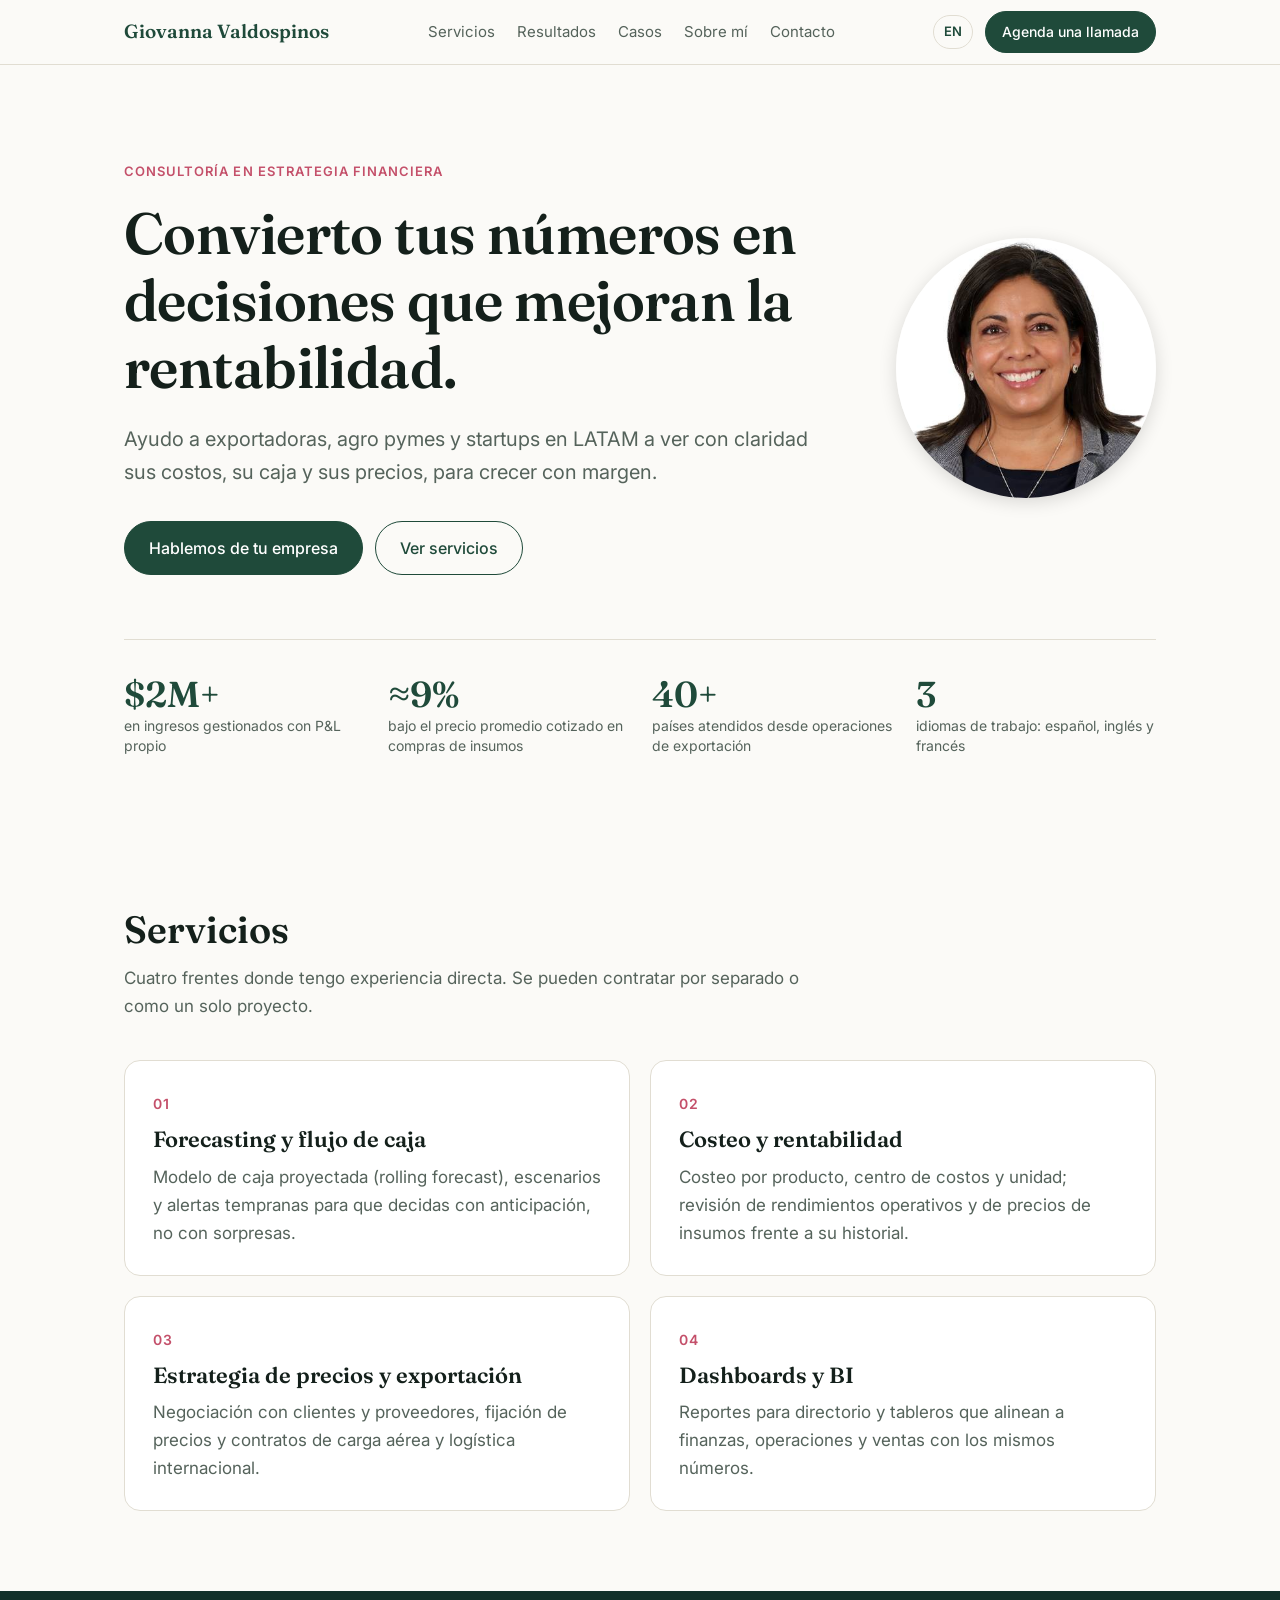
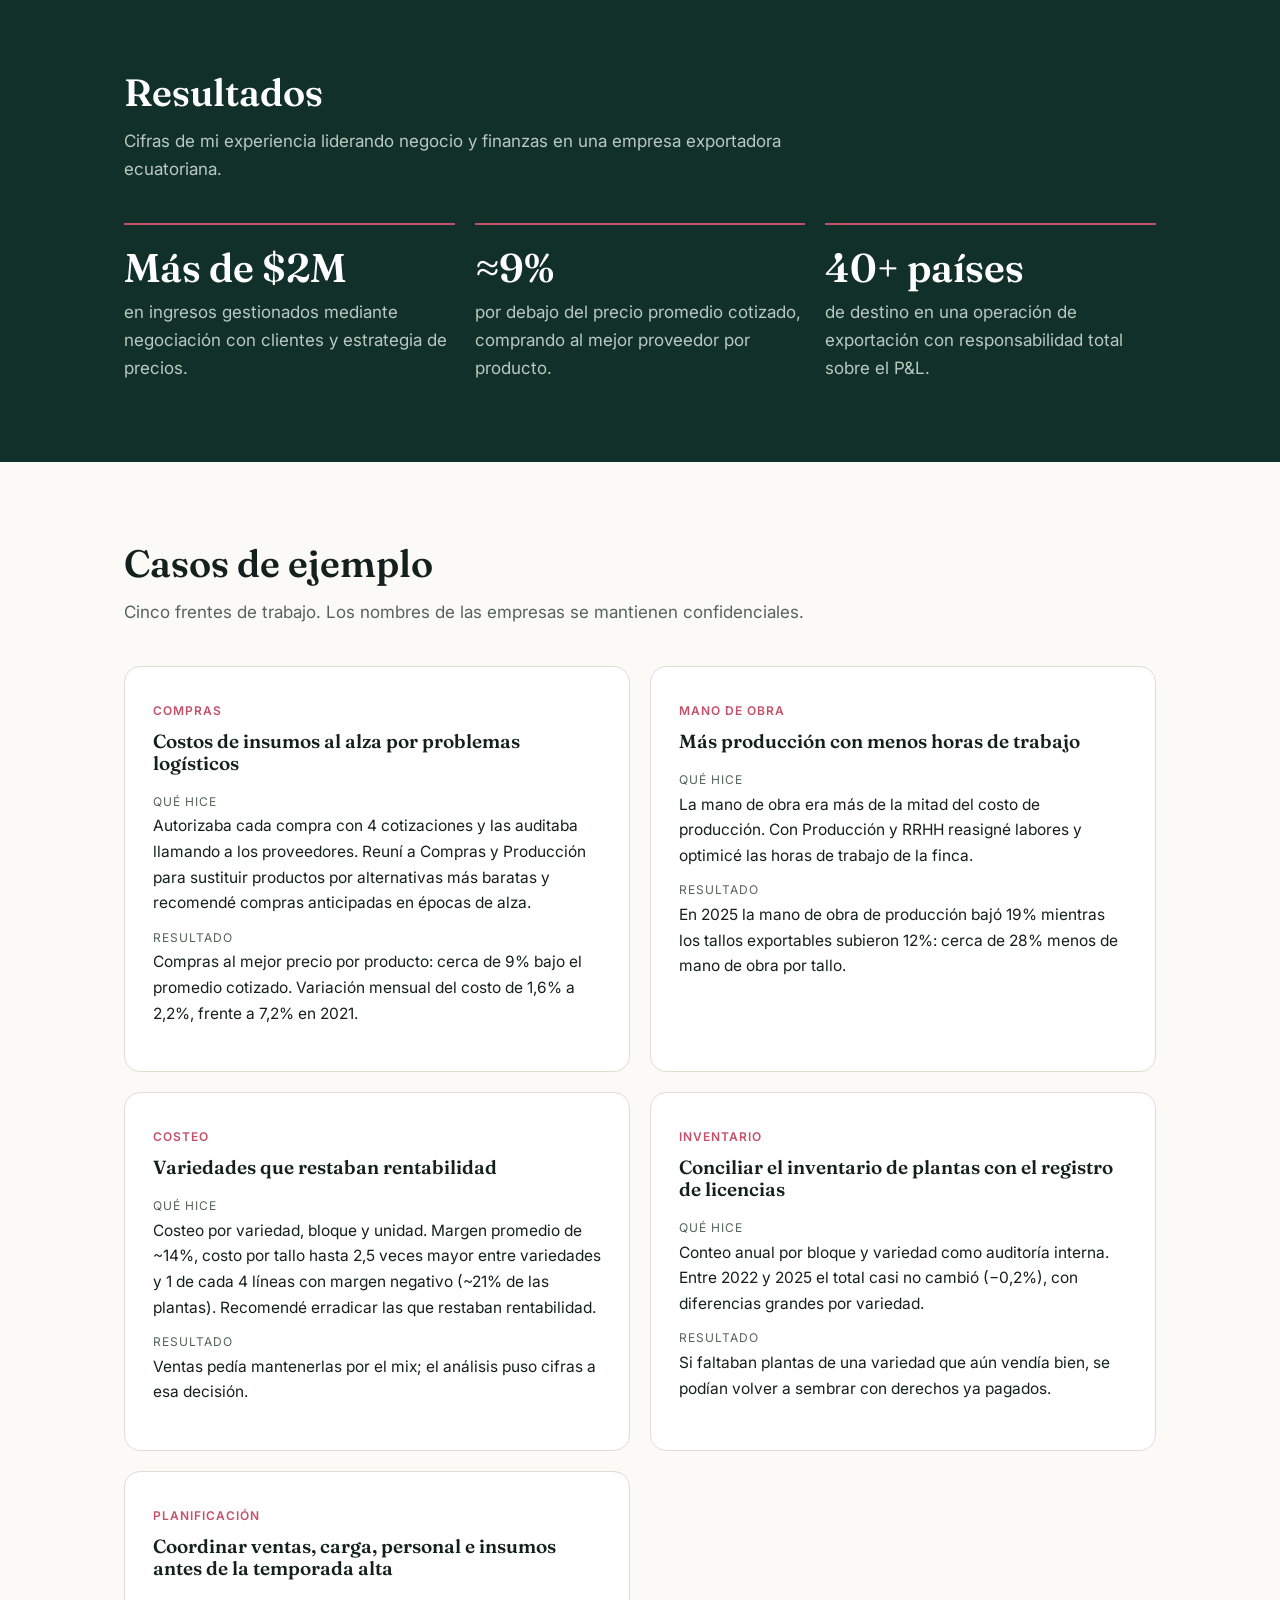
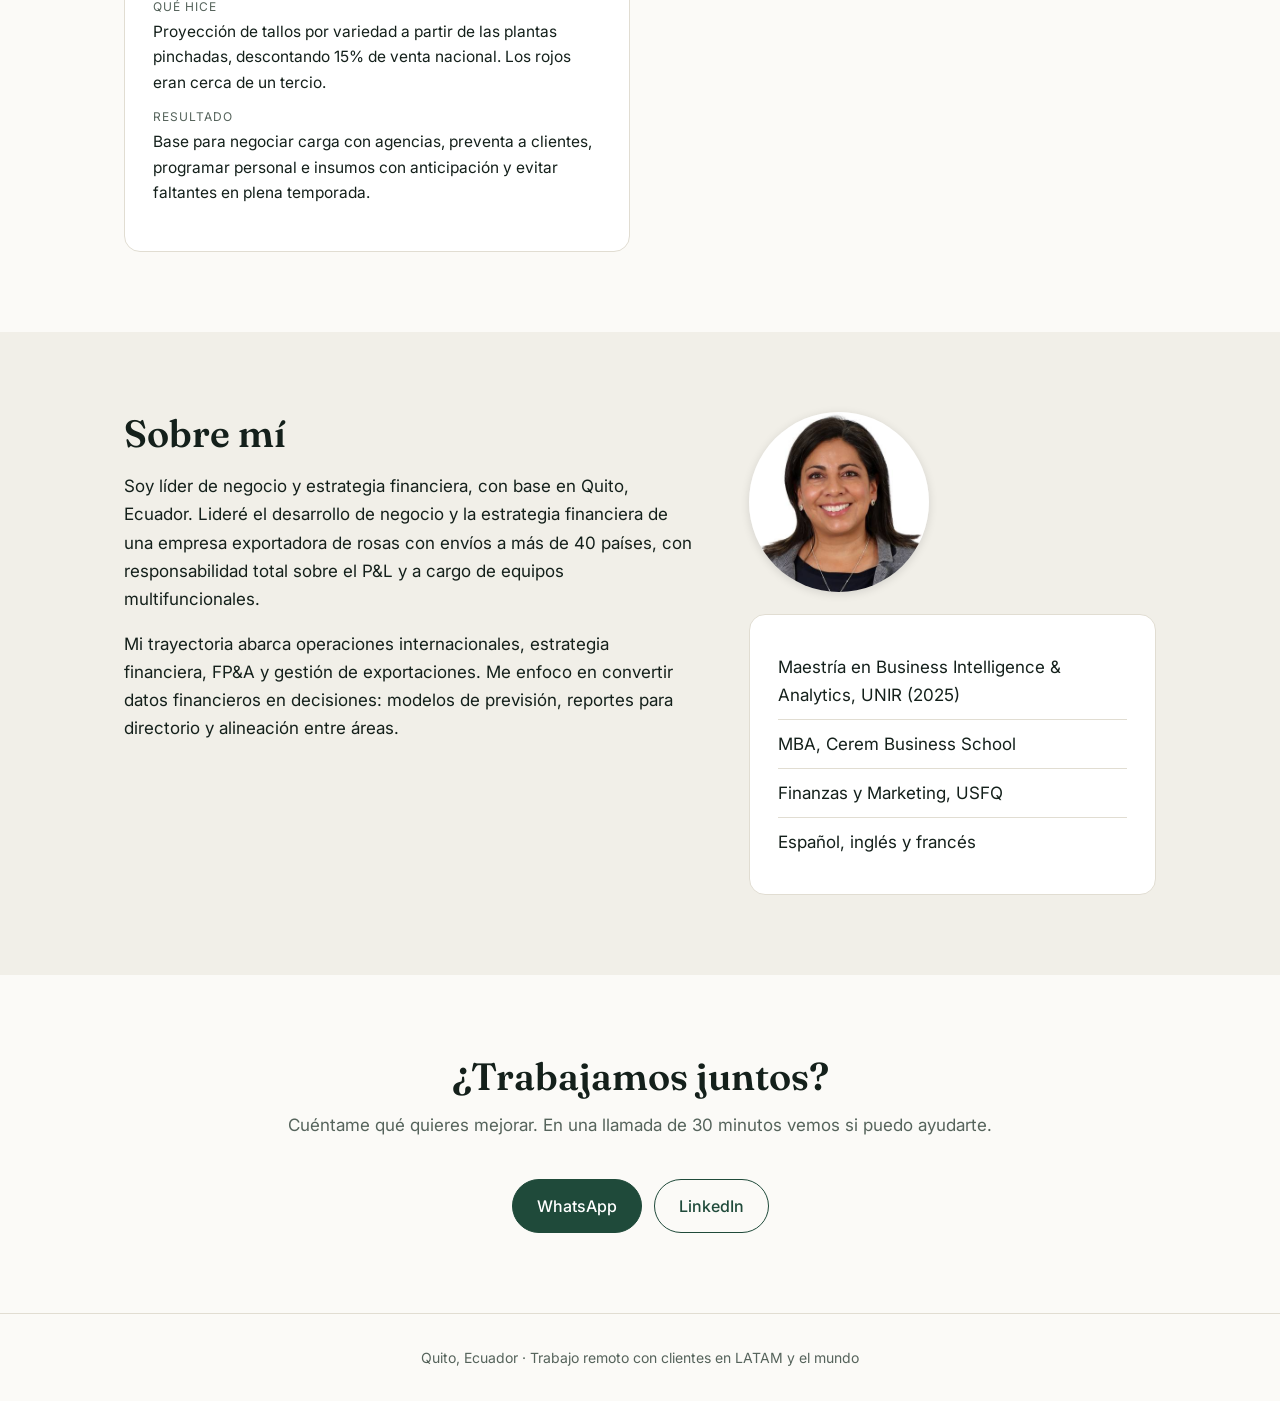
<file: index.html>
<!doctype html>
<html lang="es"><head><meta charset="utf-8"><meta name="viewport" content="width=device-width,initial-scale=1">
<title>Giovanna Valdospinos · Consultoría en estrategia financiera y operaciones de exportación</title><meta name="description" content="Consultora en estrategia financiera, FP&A y operaciones internacionales para exportadoras, agro pymes y startups en LATAM.">
<meta property="og:title" content="Giovanna Valdospinos · Consultoría en estrategia financiera y operaciones de exportación"><meta property="og:description" content="Consultora en estrategia financiera, FP&A y operaciones internacionales para exportadoras, agro pymes y startups en LATAM.">
<link rel="preconnect" href="https://fonts.googleapis.com"><link rel="preconnect" href="https://fonts.gstatic.com" crossorigin>
<link href="https://fonts.googleapis.com/css2?family=Fraunces:opsz,wght@9..144,500;9..144,600&family=Inter:wght@400;500;600&display=swap" rel="stylesheet">
<link rel="stylesheet" href="assets/style.css"></head><body>
<header class="top"><div class="wrap bar"><a class="brand" href="#">Giovanna Valdospinos</a>
<nav><a href="#servicios">Servicios</a><a href="#resultados">Resultados</a><a href="#casos">Casos</a><a href="#sobre-mi">Sobre mí</a><a href="#contacto">Contacto</a></nav><div class="right"><a class="lang" href="en/">EN</a><a class="btn sm" href="#contacto">Agenda una llamada</a></div></div></header>
<main>
<section class="hero"><div class="wrap"><div style="display:flex;flex-wrap:wrap;align-items:center;gap:32px 56px"><div style="flex:1 1 440px;min-width:0"><p class="eyebrow">Consultoría en estrategia financiera</p><h1>Convierto tus números en decisiones que mejoran la rentabilidad.</h1><p class="lead">Ayudo a exportadoras, agro pymes y startups en LATAM a ver con claridad sus costos, su caja y sus precios, para crecer con margen.</p>
<div class="actions"><a class="btn" href="#contacto">Hablemos de tu empresa</a><a class="btn ghost" href="#servicios">Ver servicios</a></div></div><img src="assets/foto.jpg" alt="Giovanna Valdospinos" width="260" height="260" style="width:260px;max-width:100%;height:auto;aspect-ratio:1/1;border-radius:50%;object-fit:cover;box-shadow:0 4px 18px rgba(0,0,0,.14)"></div>
<div class="stats"><div class="stat"><b>$2M+</b><span>en ingresos gestionados con P&L propio</span></div><div class="stat"><b>≈9%</b><span>bajo el precio promedio cotizado en compras de insumos</span></div><div class="stat"><b>40+</b><span>países atendidos desde operaciones de exportación</span></div><div class="stat"><b>3</b><span>idiomas de trabajo: español, inglés y francés</span></div></div></div></section>
<section id="servicios"><div class="wrap"><h2>Servicios</h2><p class="intro">Cuatro frentes donde tengo experiencia directa. Se pueden contratar por separado o como un solo proyecto.</p><div class="grid4"><article class="card"><span class="n">01</span><h3>Forecasting y flujo de caja</h3><p>Modelo de caja proyectada (rolling forecast), escenarios y alertas tempranas para que decidas con anticipación, no con sorpresas.</p></article><article class="card"><span class="n">02</span><h3>Costeo y rentabilidad</h3><p>Costeo por producto, centro de costos y unidad; revisión de rendimientos operativos y de precios de insumos frente a su historial.</p></article><article class="card"><span class="n">03</span><h3>Estrategia de precios y exportación</h3><p>Negociación con clientes y proveedores, fijación de precios y contratos de carga aérea y logística internacional.</p></article><article class="card"><span class="n">04</span><h3>Dashboards y BI</h3><p>Reportes para directorio y tableros que alinean a finanzas, operaciones y ventas con los mismos números.</p></article></div></div></section>
<section id="resultados" class="dark"><div class="wrap"><h2>Resultados</h2><p class="intro">Cifras de mi experiencia liderando negocio y finanzas en una empresa exportadora ecuatoriana.</p><div class="grid3"><div class="res"><b>Más de $2M</b><p>en ingresos gestionados mediante negociación con clientes y estrategia de precios.</p></div><div class="res"><b>≈9%</b><p>por debajo del precio promedio cotizado, comprando al mejor proveedor por producto.</p></div><div class="res"><b>40+ países</b><p>de destino en una operación de exportación con responsabilidad total sobre el P&L.</p></div></div></div></section>
<section id="casos"><div class="wrap"><h2>Casos de ejemplo</h2><p class="intro">Cinco frentes de trabajo. Los nombres de las empresas se mantienen confidenciales.</p><div class="grid2"><article class="case"><span class="tag">Compras</span><h3>Costos de insumos al alza por problemas logísticos</h3><dl><dt>Qué hice</dt><dd>Autorizaba cada compra con 4 cotizaciones y las auditaba llamando a los proveedores. Reuní a Compras y Producción para sustituir productos por alternativas más baratas y recomendé compras anticipadas en épocas de alza.</dd><dt>Resultado</dt><dd>Compras al mejor precio por producto: cerca de 9% bajo el promedio cotizado. Variación mensual del costo de 1,6% a 2,2%, frente a 7,2% en 2021.</dd></dl></article><article class="case"><span class="tag">Mano de obra</span><h3>Más producción con menos horas de trabajo</h3><dl><dt>Qué hice</dt><dd>La mano de obra era más de la mitad del costo de producción. Con Producción y RRHH reasigné labores y optimicé las horas de trabajo de la finca.</dd><dt>Resultado</dt><dd>En 2025 la mano de obra de producción bajó 19% mientras los tallos exportables subieron 12%: cerca de 28% menos de mano de obra por tallo.</dd></dl></article><article class="case"><span class="tag">Costeo</span><h3>Variedades que restaban rentabilidad</h3><dl><dt>Qué hice</dt><dd>Costeo por variedad, bloque y unidad. Margen promedio de ~14%, costo por tallo hasta 2,5 veces mayor entre variedades y 1 de cada 4 líneas con margen negativo (~21% de las plantas). Recomendé erradicar las que restaban rentabilidad.</dd><dt>Resultado</dt><dd>Ventas pedía mantenerlas por el mix; el análisis puso cifras a esa decisión.</dd></dl></article><article class="case"><span class="tag">Inventario</span><h3>Conciliar el inventario de plantas con el registro de licencias</h3><dl><dt>Qué hice</dt><dd>Conteo anual por bloque y variedad como auditoría interna. Entre 2022 y 2025 el total casi no cambió (−0,2%), con diferencias grandes por variedad.</dd><dt>Resultado</dt><dd>Si faltaban plantas de una variedad que aún vendía bien, se podían volver a sembrar con derechos ya pagados.</dd></dl></article><article class="case"><span class="tag">Planificación</span><h3>Coordinar ventas, carga, personal e insumos antes de la temporada alta</h3><dl><dt>Qué hice</dt><dd>Proyección de tallos por variedad a partir de las plantas pinchadas, descontando 15% de venta nacional. Los rojos eran cerca de un tercio.</dd><dt>Resultado</dt><dd>Base para negociar carga con agencias, preventa a clientes, programar personal e insumos con anticipación y evitar faltantes en plena temporada.</dd></dl></article></div></div></section>
<section id="sobre-mi" class="soft"><div class="wrap two"><div><h2>Sobre mí</h2><p>Soy líder de negocio y estrategia financiera, con base en Quito, Ecuador. Lideré el desarrollo de negocio y la estrategia financiera de una empresa exportadora de rosas con envíos a más de 40 países, con responsabilidad total sobre el P&L y a cargo de equipos multifuncionales.</p><p>Mi trayectoria abarca operaciones internacionales, estrategia financiera, FP&A y gestión de exportaciones. Me enfoco en convertir datos financieros en decisiones: modelos de previsión, reportes para directorio y alineación entre áreas.</p></div><div><img src="assets/foto.jpg" alt="Giovanna Valdospinos" width="180" height="180" style="width:180px;height:180px;border-radius:50%;object-fit:cover;display:block;margin:0 0 22px;box-shadow:0 2px 10px rgba(0,0,0,.12)"><ul class="creds"><li>Maestría en Business Intelligence & Analytics, UNIR (2025)</li><li>MBA, Cerem Business School</li><li>Finanzas y Marketing, USFQ</li><li>Español, inglés y francés</li></ul></div></div></section>
<section id="contacto" class="contact"><div class="wrap"><h2>¿Trabajamos juntos?</h2><p class="intro">Cuéntame qué quieres mejorar. En una llamada de 30 minutos vemos si puedo ayudarte.</p>
<div class="actions"><a class="btn" href="https://wa.me/593990632635">WhatsApp</a><a class="btn ghost" href="https://www.linkedin.com/in/giovanna-valdospinos/">LinkedIn</a></div></div></section>
</main>
<footer><div class="wrap">Quito, Ecuador · Trabajo remoto con clientes en LATAM y el mundo</div></footer>
</body></html>
</file>
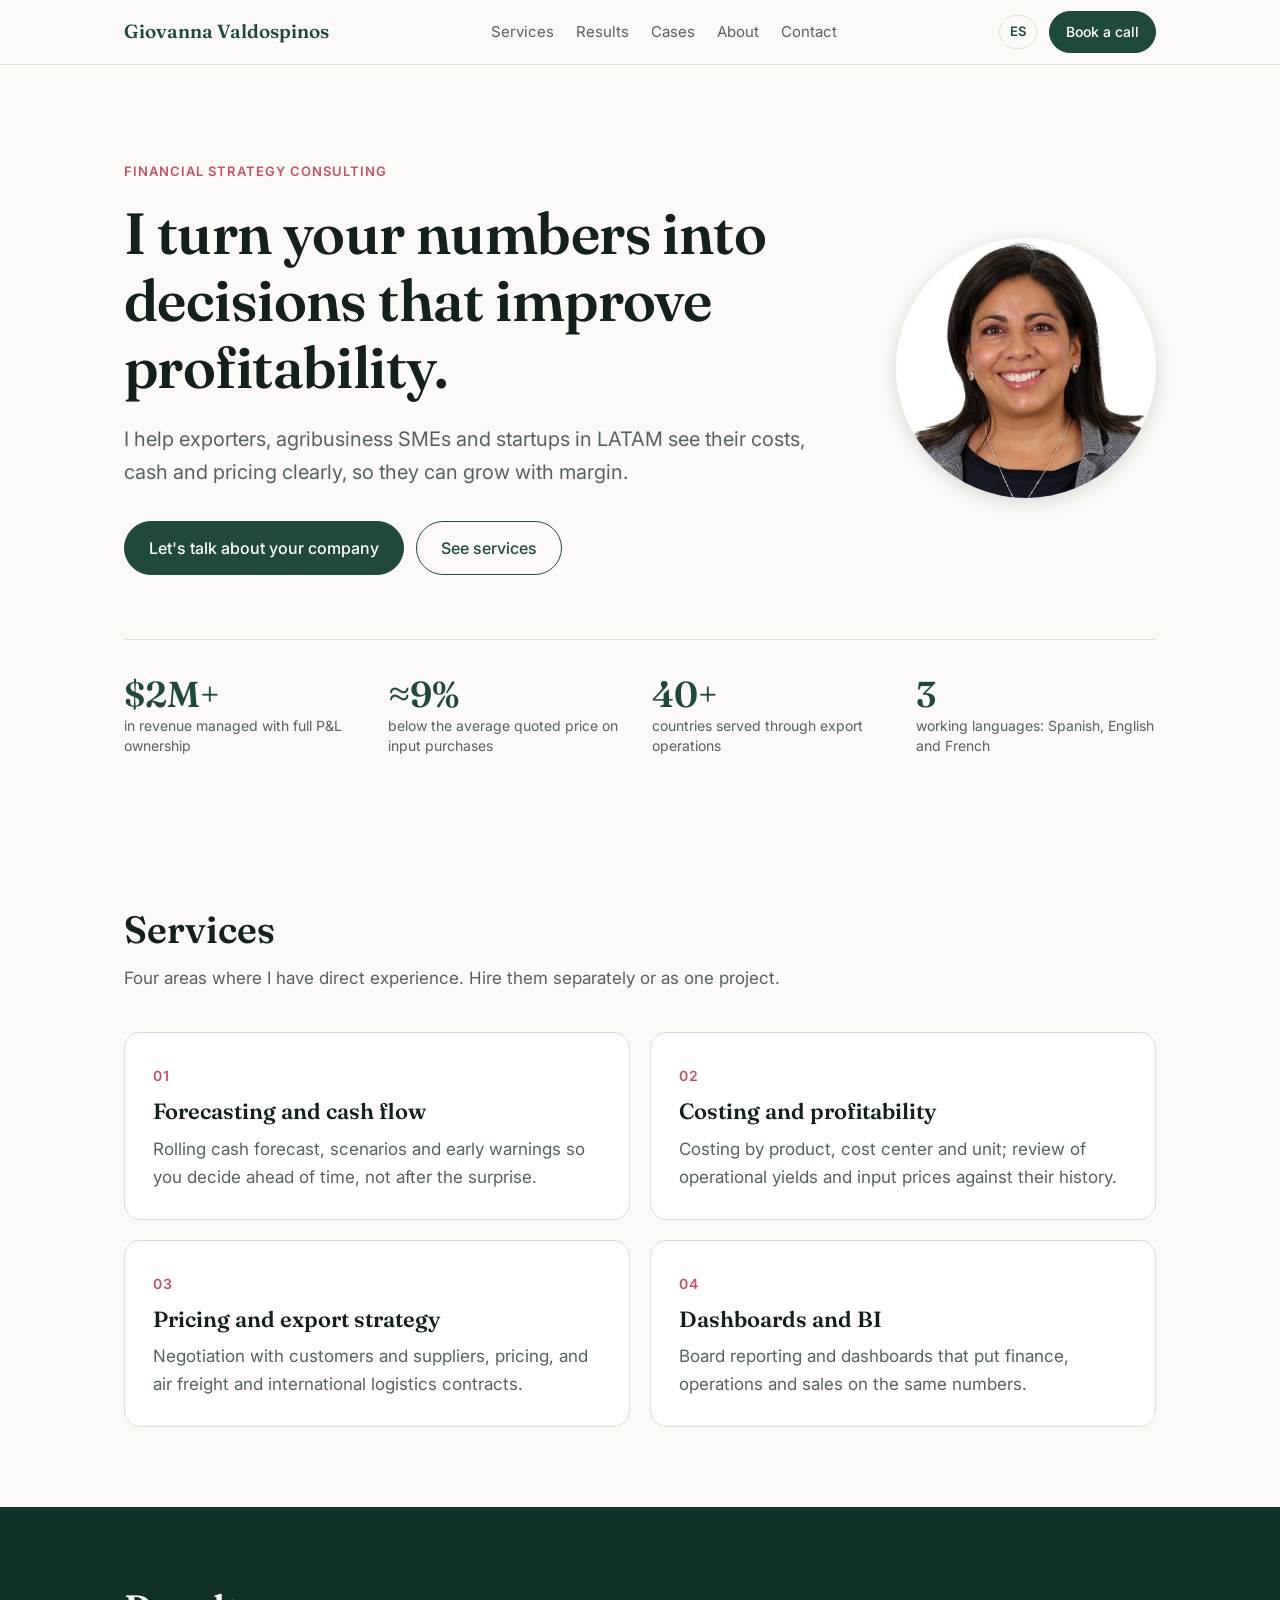
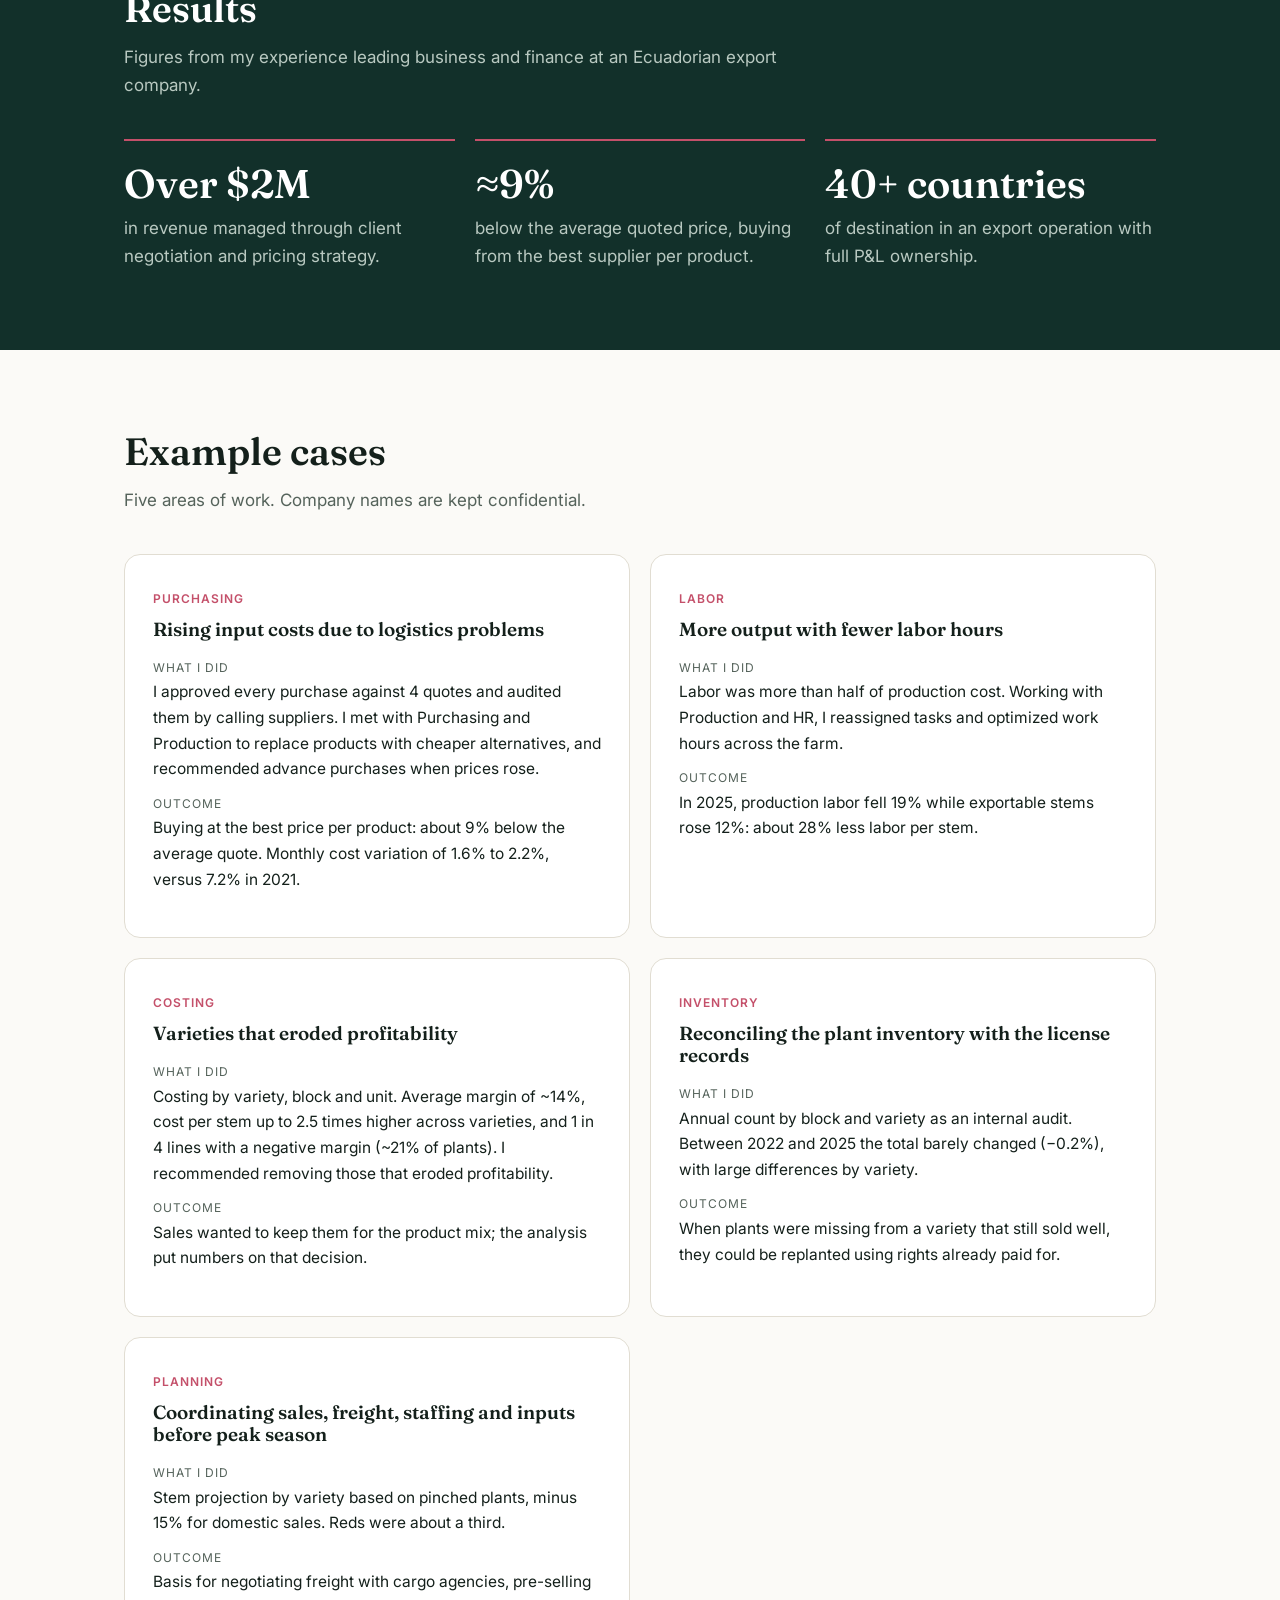
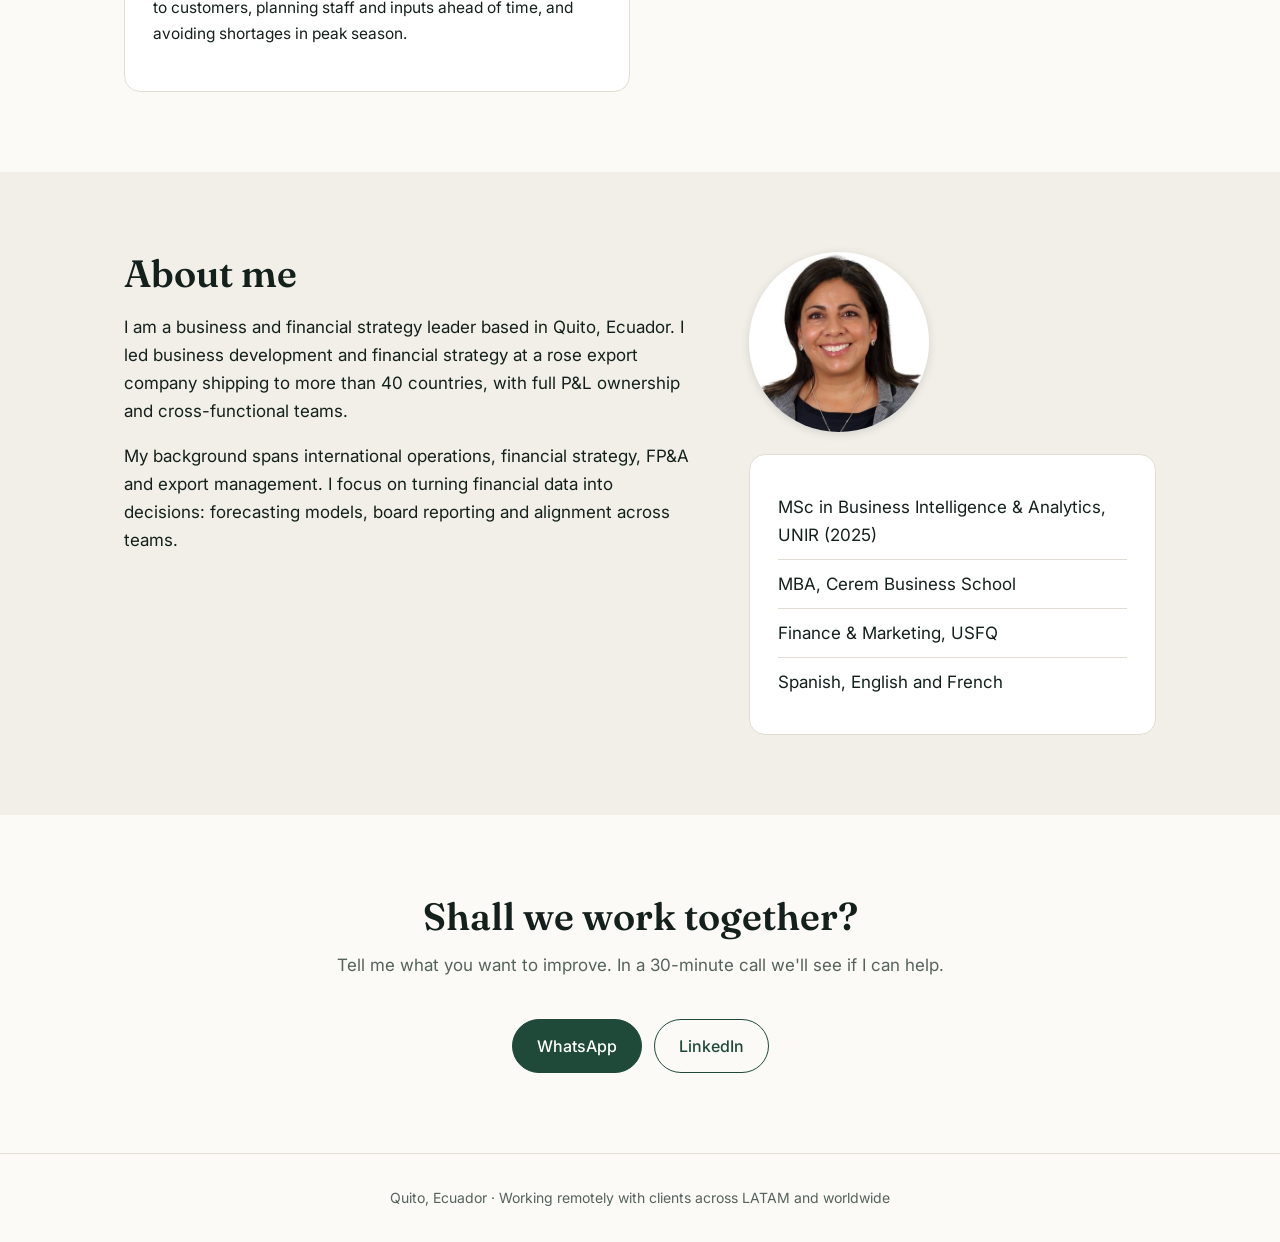
<file: en/index.html>
<!doctype html>
<html lang="en"><head><meta charset="utf-8"><meta name="viewport" content="width=device-width,initial-scale=1">
<title>Giovanna Valdospinos · Financial strategy and export operations consulting</title><meta name="description" content="Financial strategy, FP&A and international operations consulting for exporters, agribusiness SMEs and startups in LATAM.">
<meta property="og:title" content="Giovanna Valdospinos · Financial strategy and export operations consulting"><meta property="og:description" content="Financial strategy, FP&A and international operations consulting for exporters, agribusiness SMEs and startups in LATAM.">
<link rel="preconnect" href="https://fonts.googleapis.com"><link rel="preconnect" href="https://fonts.gstatic.com" crossorigin>
<link href="https://fonts.googleapis.com/css2?family=Fraunces:opsz,wght@9..144,500;9..144,600&family=Inter:wght@400;500;600&display=swap" rel="stylesheet">
<link rel="stylesheet" href="../assets/style.css"></head><body>
<header class="top"><div class="wrap bar"><a class="brand" href="#">Giovanna Valdospinos</a>
<nav><a href="#services">Services</a><a href="#results">Results</a><a href="#cases">Cases</a><a href="#about">About</a><a href="#contact">Contact</a></nav><div class="right"><a class="lang" href="../">ES</a><a class="btn sm" href="#contact">Book a call</a></div></div></header>
<main>
<section class="hero"><div class="wrap"><div style="display:flex;flex-wrap:wrap;align-items:center;gap:32px 56px"><div style="flex:1 1 440px;min-width:0"><p class="eyebrow">Financial strategy consulting</p><h1>I turn your numbers into decisions that improve profitability.</h1><p class="lead">I help exporters, agribusiness SMEs and startups in LATAM see their costs, cash and pricing clearly, so they can grow with margin.</p>
<div class="actions"><a class="btn" href="#contact">Let's talk about your company</a><a class="btn ghost" href="#services">See services</a></div></div><img src="../assets/foto.jpg" alt="Giovanna Valdospinos" width="260" height="260" style="width:260px;max-width:100%;height:auto;aspect-ratio:1/1;border-radius:50%;object-fit:cover;box-shadow:0 4px 18px rgba(0,0,0,.14)"></div>
<div class="stats"><div class="stat"><b>$2M+</b><span>in revenue managed with full P&L ownership</span></div><div class="stat"><b>≈9%</b><span>below the average quoted price on input purchases</span></div><div class="stat"><b>40+</b><span>countries served through export operations</span></div><div class="stat"><b>3</b><span>working languages: Spanish, English and French</span></div></div></div></section>
<section id="services"><div class="wrap"><h2>Services</h2><p class="intro">Four areas where I have direct experience. Hire them separately or as one project.</p><div class="grid4"><article class="card"><span class="n">01</span><h3>Forecasting and cash flow</h3><p>Rolling cash forecast, scenarios and early warnings so you decide ahead of time, not after the surprise.</p></article><article class="card"><span class="n">02</span><h3>Costing and profitability</h3><p>Costing by product, cost center and unit; review of operational yields and input prices against their history.</p></article><article class="card"><span class="n">03</span><h3>Pricing and export strategy</h3><p>Negotiation with customers and suppliers, pricing, and air freight and international logistics contracts.</p></article><article class="card"><span class="n">04</span><h3>Dashboards and BI</h3><p>Board reporting and dashboards that put finance, operations and sales on the same numbers.</p></article></div></div></section>
<section id="results" class="dark"><div class="wrap"><h2>Results</h2><p class="intro">Figures from my experience leading business and finance at an Ecuadorian export company.</p><div class="grid3"><div class="res"><b>Over $2M</b><p>in revenue managed through client negotiation and pricing strategy.</p></div><div class="res"><b>≈9%</b><p>below the average quoted price, buying from the best supplier per product.</p></div><div class="res"><b>40+ countries</b><p>of destination in an export operation with full P&L ownership.</p></div></div></div></section>
<section id="cases"><div class="wrap"><h2>Example cases</h2><p class="intro">Five areas of work. Company names are kept confidential.</p><div class="grid2"><article class="case"><span class="tag">Purchasing</span><h3>Rising input costs due to logistics problems</h3><dl><dt>What I did</dt><dd>I approved every purchase against 4 quotes and audited them by calling suppliers. I met with Purchasing and Production to replace products with cheaper alternatives, and recommended advance purchases when prices rose.</dd><dt>Outcome</dt><dd>Buying at the best price per product: about 9% below the average quote. Monthly cost variation of 1.6% to 2.2%, versus 7.2% in 2021.</dd></dl></article><article class="case"><span class="tag">Labor</span><h3>More output with fewer labor hours</h3><dl><dt>What I did</dt><dd>Labor was more than half of production cost. Working with Production and HR, I reassigned tasks and optimized work hours across the farm.</dd><dt>Outcome</dt><dd>In 2025, production labor fell 19% while exportable stems rose 12%: about 28% less labor per stem.</dd></dl></article><article class="case"><span class="tag">Costing</span><h3>Varieties that eroded profitability</h3><dl><dt>What I did</dt><dd>Costing by variety, block and unit. Average margin of ~14%, cost per stem up to 2.5 times higher across varieties, and 1 in 4 lines with a negative margin (~21% of plants). I recommended removing those that eroded profitability.</dd><dt>Outcome</dt><dd>Sales wanted to keep them for the product mix; the analysis put numbers on that decision.</dd></dl></article><article class="case"><span class="tag">Inventory</span><h3>Reconciling the plant inventory with the license records</h3><dl><dt>What I did</dt><dd>Annual count by block and variety as an internal audit. Between 2022 and 2025 the total barely changed (−0.2%), with large differences by variety.</dd><dt>Outcome</dt><dd>When plants were missing from a variety that still sold well, they could be replanted using rights already paid for.</dd></dl></article><article class="case"><span class="tag">Planning</span><h3>Coordinating sales, freight, staffing and inputs before peak season</h3><dl><dt>What I did</dt><dd>Stem projection by variety based on pinched plants, minus 15% for domestic sales. Reds were about a third.</dd><dt>Outcome</dt><dd>Basis for negotiating freight with cargo agencies, pre-selling to customers, planning staff and inputs ahead of time, and avoiding shortages in peak season.</dd></dl></article></div></div></section>
<section id="about" class="soft"><div class="wrap two"><div><h2>About me</h2><p>I am a business and financial strategy leader based in Quito, Ecuador. I led business development and financial strategy at a rose export company shipping to more than 40 countries, with full P&L ownership and cross-functional teams.</p><p>My background spans international operations, financial strategy, FP&A and export management. I focus on turning financial data into decisions: forecasting models, board reporting and alignment across teams.</p></div><div><img src="../assets/foto.jpg" alt="Giovanna Valdospinos" width="180" height="180" style="width:180px;height:180px;border-radius:50%;object-fit:cover;display:block;margin:0 0 22px;box-shadow:0 2px 10px rgba(0,0,0,.12)"><ul class="creds"><li>MSc in Business Intelligence & Analytics, UNIR (2025)</li><li>MBA, Cerem Business School</li><li>Finance & Marketing, USFQ</li><li>Spanish, English and French</li></ul></div></div></section>
<section id="contact" class="contact"><div class="wrap"><h2>Shall we work together?</h2><p class="intro">Tell me what you want to improve. In a 30-minute call we'll see if I can help.</p>
<div class="actions"><a class="btn" href="https://wa.me/593990632635">WhatsApp</a><a class="btn ghost" href="https://www.linkedin.com/in/giovanna-valdospinos/">LinkedIn</a></div></div></section>
</main>
<footer><div class="wrap">Quito, Ecuador · Working remotely with clients across LATAM and worldwide</div></footer>
</body></html>
</file>
<file: assets/style.css>
:root{--ink:#14201b;--muted:#55635b;--bg:#fbfaf7;--soft:#f1efe8;--green:#1f4a3a;--deep:#12302a;--accent:#c4506a;--line:#e1ddd2}
*{box-sizing:border-box}html{scroll-behavior:smooth}
body{margin:0;font:400 17px/1.65 Inter,system-ui,sans-serif;color:var(--ink);background:var(--bg)}
.wrap{max-width:1080px;margin:0 auto;padding:0 24px}
h1,h2,h3{font-family:Fraunces,Georgia,serif;font-weight:600;line-height:1.15;margin:0}
.top{position:sticky;top:0;z-index:5;background:rgba(251,250,247,.92);backdrop-filter:blur(8px);border-bottom:1px solid var(--line)}
.bar{display:flex;align-items:center;justify-content:space-between;gap:16px;height:64px}
.brand{font-family:Fraunces,serif;font-weight:600;color:var(--green);text-decoration:none;font-size:19px}
nav{display:flex;gap:22px}nav a{color:var(--muted);text-decoration:none;font-size:15px}nav a:hover{color:var(--ink)}
.right{display:flex;align-items:center;gap:12px}
.lang{font-size:13px;font-weight:600;color:var(--green);text-decoration:none;border:1px solid var(--line);padding:5px 10px;border-radius:999px}
.btn{display:inline-block;background:var(--green);color:#fff;text-decoration:none;padding:13px 24px;border-radius:999px;font-weight:500;font-size:16px;border:1px solid var(--green);transition:.2s}
.btn:hover{background:var(--deep)}.btn.sm{padding:8px 16px;font-size:14px}
.btn.ghost{background:transparent;color:var(--green)}.btn.ghost:hover{background:var(--soft)}
.hero{padding:96px 0 72px}.eyebrow{color:var(--accent);font-weight:600;letter-spacing:.08em;text-transform:uppercase;font-size:13px;margin:0 0 18px}
h1{font-size:clamp(34px,5.4vw,58px);max-width:16em;letter-spacing:-.01em}
.lead{font-size:20px;color:var(--muted);max-width:40em;margin:22px 0 32px}
.actions{display:flex;flex-wrap:wrap;gap:12px}
.stats{display:grid;grid-template-columns:repeat(4,1fr);gap:24px;margin-top:64px;border-top:1px solid var(--line);padding-top:32px}
.stat b{display:block;font:600 36px Fraunces,serif;color:var(--green)}.stat span{font-size:14px;color:var(--muted);display:block;line-height:1.45}
section{padding:80px 0}h2{font-size:clamp(28px,3.6vw,38px);margin-bottom:12px}
.intro{color:var(--muted);max-width:42em;margin:0 0 40px}
.grid4{display:grid;grid-template-columns:repeat(2,1fr);gap:20px}.grid3{display:grid;grid-template-columns:repeat(3,1fr);gap:20px}
.card,.case{background:#fff;border:1px solid var(--line);border-radius:16px;padding:28px}
.card .n{color:var(--accent);font:600 14px Inter;letter-spacing:.1em}.card h3{font-size:22px;margin:10px 0}.card p{margin:0;color:var(--muted)}
.dark{background:var(--deep);color:#fff}.dark .intro{color:#b9c9c1}
.res{border-top:2px solid var(--accent);padding-top:18px}.res b{font:600 40px Fraunces,serif;display:block}.res p{color:#b9c9c1;margin:6px 0 0}
.tag{font-size:12px;font-weight:600;letter-spacing:.08em;text-transform:uppercase;color:var(--accent)}
.case h3{font-size:19px;margin:8px 0 14px}.case dt{font-size:12px;text-transform:uppercase;letter-spacing:.08em;color:var(--muted);margin-top:12px}.case dd{margin:2px 0 0;font-size:15.5px}
.soft{background:var(--soft)}.two{display:grid;grid-template-columns:1.4fr 1fr;gap:56px;align-items:start}
.creds{list-style:none;margin:0;padding:28px;background:#fff;border:1px solid var(--line);border-radius:16px}
.creds li{padding:10px 0;border-bottom:1px solid var(--line)}.creds li:last-child{border:0}
.contact{text-align:center}.contact .intro{margin-inline:auto}.contact .actions{justify-content:center}
footer{padding:32px 0;border-top:1px solid var(--line);color:var(--muted);font-size:14px;text-align:center}
@media(max-width:820px){nav{display:none}.stats{grid-template-columns:repeat(2,1fr)}.grid4,.grid3,.two{grid-template-columns:1fr}.hero{padding:56px 0 40px}section{padding:56px 0}}
.brand{white-space:nowrap}.btn.sm{white-space:nowrap}
.grid2{display:grid;grid-template-columns:repeat(2,1fr);gap:20px}
@media(max-width:820px){.grid2{grid-template-columns:1fr}}
</file>
